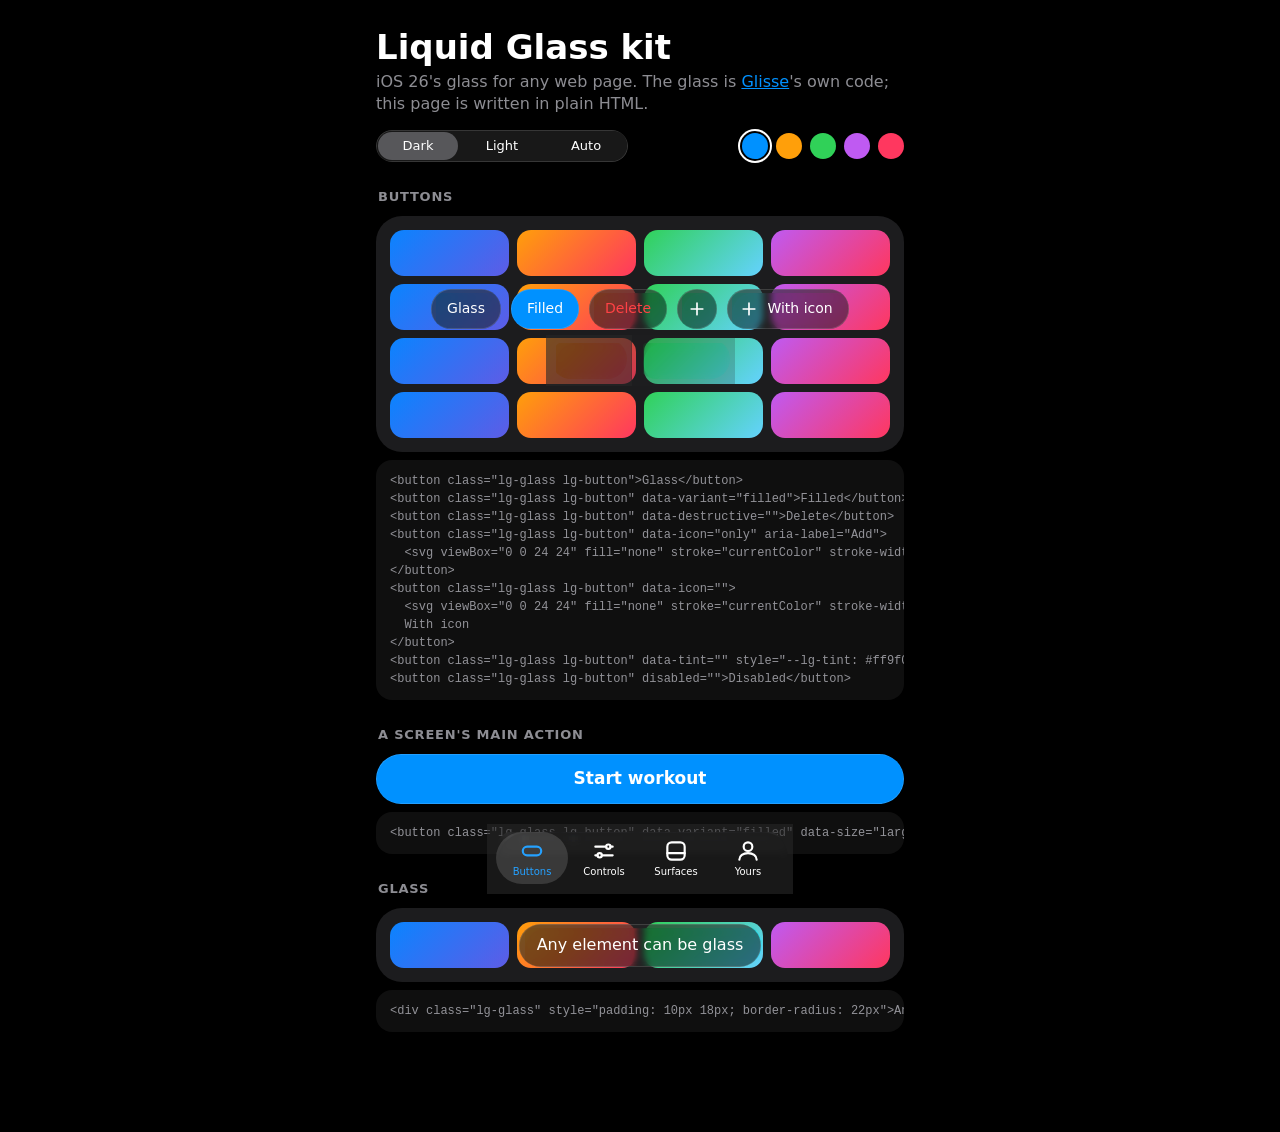
<file: web/liquid-glass/demo.html>
<!doctype html>
<html lang="en" data-theme="dark">
<head>
  <meta charset="utf-8">
  <meta name="viewport" content="width=device-width, initial-scale=1, viewport-fit=cover">
  <meta name="color-scheme" content="dark light">
  <title>Liquid Glass kit</title>
  <!-- 1. Glisse's stylesheet, then the kit's, then your own. -->
  <link rel="stylesheet" href="glisse.css">
  <link rel="stylesheet" href="liquid-glass.css">
  <style>
    /* The page's own styles: nothing here is needed for the glass. */
    :root { --page: #000; --ink: #fff; --soft: rgb(235 235 245 / 0.6); --card: #1c1c1e; --code: rgb(255 255 255 / 0.06); }
    [data-theme="light"] { --page: #f2f2f7; --ink: #000; --soft: rgb(60 60 67 / 0.6); --card: #fff; --code: rgb(0 0 0 / 0.05); }
    * { box-sizing: border-box; }
    html { background: var(--page); -webkit-text-size-adjust: 100%; }
    body { margin: 0; color: var(--ink); font: 16px/1.4 -apple-system, BlinkMacSystemFont, 'SF Pro Text', system-ui, 'Segoe UI', Roboto, sans-serif; -webkit-font-smoothing: antialiased; }
    main { max-width: 560px; margin: 0 auto; padding: calc(env(safe-area-inset-top, 0px) + 28px) 16px var(--lg-dock-space); }
    h1 { font-size: 34px; line-height: 1.15; margin: 0 0 4px; }
    h2 { font-size: 13px; font-weight: 600; text-transform: uppercase; letter-spacing: 0.06em; color: var(--soft); margin: 26px 2px 10px; }
    p { margin: 0 0 12px; color: var(--soft); }
    /* Something colourful for the glass to sit on. */
    .wall { display: grid; grid-template-columns: repeat(4, 1fr); gap: 8px; padding: 14px; border-radius: 26px; background: var(--card); }
    .wall i { height: 46px; border-radius: 14px; }
    .wall i:nth-child(4n+1) { background: linear-gradient(135deg, #0a84ff, #5e5ce6); } .wall i:nth-child(4n+2) { background: linear-gradient(135deg, #ff9f0a, #ff375f); }
    .wall i:nth-child(4n+3) { background: linear-gradient(135deg, #30d158, #64d2ff); } .wall i:nth-child(4n) { background: linear-gradient(135deg, #bf5af2, #ff375f); }
    .ex { position: relative; }
    .ex > .on-wall { position: absolute; inset: 0; display: flex; flex-wrap: wrap; gap: 10px; align-items: center; align-content: center; justify-content: center; padding: 14px; }
    .row { display: flex; flex-wrap: wrap; gap: 10px; align-items: center; }
    .stack { display: grid; gap: 12px; }
    .ex > .on-wall.stack { display: grid; align-content: center; justify-content: stretch; }
    pre { margin: 8px 0 0; padding: 12px 14px; border-radius: 16px; background: var(--code); font: 12px/1.5 ui-monospace, SFMono-Regular, Menlo, monospace; overflow-x: auto; white-space: pre; color: var(--soft); }
    .head { display: flex; flex-wrap: wrap; align-items: center; justify-content: space-between; gap: 12px; margin-top: 14px; }
    .swatches { display: flex; gap: 8px; }
    .swatches button { width: 26px; height: 26px; border-radius: 50%; border: 0; padding: 0; cursor: pointer; background: var(--c); }
    .swatches button[aria-pressed="true"] { box-shadow: 0 0 0 2px var(--page), 0 0 0 4px var(--ink); }
    .log { min-height: 22px; font-size: 13px; color: var(--soft); }
    .sheet-wrap { position: fixed; inset: 0; z-index: 40; display: grid; align-items: end; padding: 8px; background: rgb(0 0 0 / 0.4); }
    .sheet-wrap[hidden] { display: none; }
    .sheet { max-width: 544px; width: 100%; margin: 0 auto; padding: 22px; border-radius: 34px; }
    .sheet h3 { margin: 0 0 6px; font-size: 20px; } .sheet .row { margin-top: 16px; }
    /* "Your own markup": an app's old controls, before the kit dresses them. */
    .old-btn { height: 44px; padding: 0 18px; border: 1px solid #555; border-radius: 8px; background: #333; color: var(--ink); font: inherit; font-weight: 600; }
    .old-field { height: 44px; padding: 0 14px; border: 1px solid #555; border-radius: 8px; background: #222; color: var(--ink); font: inherit; width: 100%; }
    .old-panel { padding: 16px; border: 1px solid #555; border-radius: 22px; background: #222; }
    [data-theme="light"] :is(.old-btn, .old-field, .old-panel) { background: #e5e5ea; border-color: #c7c7cc; }
  </style>
</head>
<body>
  <main>
    <h1>Liquid Glass kit</h1>
    <p>iOS 26's glass for any web page. The glass is <a href="https://github.com/0kzh/glisse" style="color:var(--lg-fill)">Glisse</a>'s own code; this page is written in plain HTML.</p>
    <div class="head">
      <!-- A segmented control from markup alone. -->
      <div data-lg-segmented id="theme" aria-label="Theme">
        <button data-value="dark" data-selected>Dark</button><button data-value="light">Light</button><button data-value="auto">Auto</button>
      </div>
      <div class="swatches" aria-label="Accent colour">
        <button style="--c:#0091ff" aria-label="Blue" aria-pressed="true"></button><button style="--c:#ff9f0a" aria-label="Orange"></button><button style="--c:#30d158" aria-label="Green"></button><button style="--c:#bf5af2" aria-label="Purple"></button><button style="--c:#ff375f" aria-label="Pink"></button>
      </div>
    </div>

    <section id="buttons" data-page>
      <h2>Buttons</h2>
      <div class="ex">
        <div class="wall"><i></i><i></i><i></i><i></i><i></i><i></i><i></i><i></i><i></i><i></i><i></i><i></i><i></i><i></i><i></i><i></i></div>
        <div class="on-wall" data-code>
<button class="lg-glass lg-button">Glass</button>
<button class="lg-glass lg-button" data-variant="filled">Filled</button>
<button class="lg-glass lg-button" data-destructive>Delete</button>
<button class="lg-glass lg-button" data-icon="only" aria-label="Add">
  <svg viewBox="0 0 24 24" fill="none" stroke="currentColor" stroke-width="2" stroke-linecap="round"><path d="M12 5v14M5 12h14"/></svg>
</button>
<button class="lg-glass lg-button" data-icon>
  <svg viewBox="0 0 24 24" fill="none" stroke="currentColor" stroke-width="2" stroke-linecap="round"><path d="M12 5v14M5 12h14"/></svg>
  With icon
</button>
<button class="lg-glass lg-button" data-tint style="--lg-tint: #ff9f0a">Tinted</button>
<button class="lg-glass lg-button" disabled>Disabled</button>
        </div>
      </div>
      <h2>A screen's main action</h2>
      <div data-code>
<button class="lg-glass lg-button" data-variant="filled" data-size="large" data-block>Start workout</button>
      </div>
      <h2>Glass</h2>
      <div class="ex">
        <div class="wall"><i></i><i></i><i></i><i></i></div>
        <div class="on-wall" data-code>
<div class="lg-glass" style="padding: 10px 18px; border-radius: 22px">Any element can be glass</div>
        </div>
      </div>
    </section>

    <section id="controls" data-page hidden>
      <h2>Segmented control</h2>
      <div data-code>
<div data-lg-segmented>
  <button data-value="week" data-selected>Week</button>
  <button data-value="30">30d</button>
  <button data-value="90">90d</button>
  <button data-value="all">All</button>
</div>
      </div>
      <h2>As wide as its container</h2>
      <div data-code>
<div data-lg-segmented data-stretch>
  <button data-value="balance" data-selected>Balance</button>
  <button data-value="fatigue">Fatigue</button>
  <button data-value="strength">Strength</button>
</div>
      </div>
      <h2>Switch</h2>
      <div data-code>
<label class="row">
  <input type="checkbox" data-lg-switch checked>
  Rest timer sound
</label>
      </div>
      <h2>Slider</h2>
      <div data-code>
<input type="range" data-lg-slider min="0" max="100" value="40" aria-label="Volume">
      </div>
      <h2>Text field</h2>
      <div class="stack" data-code>
<input data-lg-input placeholder="Weight (kg)" inputmode="decimal">
<input type="search" data-lg-input>
      </div>
      <h2>Menu</h2>
      <div data-code>
<div data-lg-menu data-align="start" aria-label="More">
  <button data-value="rename">Rename</button>
  <button data-value="share">Share</button>
  <hr>
  <button data-value="delete" data-destructive>Delete</button>
</div>
      </div>
      <h2>What the page hears</h2>
      <div class="log" id="log">Use a control above.</div>
    </section>

    <section id="surfaces" data-page hidden>
      <h2>Surface</h2>
      <p>For sheets, dialogs and popovers: more frost than a control, an edge line and a soft shadow.</p>
      <div class="ex">
        <div class="wall"><i></i><i></i><i></i><i></i><i></i><i></i><i></i><i></i></div>
        <div class="on-wall" data-code>
<div class="lg-surface" style="padding: 16px 20px">
  <b>Rest</b> · 1:30 left
</div>
        </div>
      </div>
      <h2>A sheet</h2>
      <div class="row"><button class="lg-glass lg-button" id="open-sheet">Open a sheet</button></div>
      <h2>Tab bar</h2>
      <p>The bar at the bottom of this page. With <code>data-lg-tabs="route"</code> it selects the link that matches the address.</p>
      <pre id="dock-code"></pre>
      <h2>Tabs without icons</h2>
      <div data-code>
<div data-lg-tabs>
  <button data-value="day">Day</button>
  <button data-value="week" data-selected>Week</button>
  <button data-value="month">Month</button>
</div>
      </div>
    </section>

    <section id="yours" data-page hidden>
      <h2>Your own markup</h2>
      <p>An app's existing controls, left exactly as they were. One call dresses them:</p>
      <pre>liquidGlass({
  adopt: {
    filled:  '.old-btn.main',
    button:  '.old-btn',
    input:   '.old-field',
    surface: '.old-panel',
  },
});</pre>
      <h2>Before</h2>
      <div class="stack" data-plain>
        <div class="row"><button class="old-btn">Cancel</button><button class="old-btn main">Save</button></div>
        <input class="old-field" placeholder="Name">
        <div class="old-panel">A panel</div>
      </div>
      <h2>After</h2>
      <div class="ex">
        <div class="wall"><i></i><i></i><i></i><i></i><i></i><i></i><i></i><i></i><i></i><i></i><i></i><i></i><i></i><i></i><i></i><i></i></div>
        <div class="on-wall stack">
          <div class="row"><button class="old-btn adopt">Cancel</button><button class="old-btn main adopt">Save</button></div>
          <input class="old-field adopt" placeholder="Name">
          <div class="old-panel adopt">A panel</div>
        </div>
      </div>
    </section>
  </main>

  <div class="sheet-wrap" id="sheet" hidden>
    <div class="sheet lg-surface" role="dialog" aria-label="Example sheet">
      <h3>Finish workout?</h3>
      <p>A sheet is an element with the class <code>lg-surface</code>.</p>
      <div class="row"><button class="lg-glass lg-button" data-variant="filled" data-size="large" data-block id="close-sheet">Done</button></div>
    </div>
  </div>

  <!-- A docked tab bar from links alone. "route" keeps the selection on the link that matches the address. -->
  <nav class="lg-dock" data-lg-tabs="route" aria-label="Sections">
    <a href="#/buttons"><svg viewBox="0 0 24 24" fill="none" stroke="currentColor" stroke-width="2" stroke-linecap="round" stroke-linejoin="round"><rect x="3.5" y="8" width="17" height="8" rx="4"/></svg>Buttons</a>
    <a href="#/controls"><svg viewBox="0 0 24 24" fill="none" stroke="currentColor" stroke-width="2" stroke-linecap="round" stroke-linejoin="round"><path d="M4 8h10M18 8h2M4 16h2M10 16h10"/><circle cx="16" cy="8" r="2"/><circle cx="8" cy="16" r="2"/></svg>Controls</a>
    <a href="#/surfaces"><svg viewBox="0 0 24 24" fill="none" stroke="currentColor" stroke-width="2" stroke-linecap="round" stroke-linejoin="round"><rect x="4" y="4" width="16" height="16" rx="4"/><path d="M4 14h16"/></svg>Surfaces</a>
    <a href="#/yours"><svg viewBox="0 0 24 24" fill="none" stroke="currentColor" stroke-width="2" stroke-linecap="round" stroke-linejoin="round"><circle cx="12" cy="8" r="4"/><path d="M4 20c0-3.5 3.5-6 8-6s8 2.5 8 6"/></svg>Yours</a>
  </nav>

  <script type="module">
    // 2. Start the kit. Everything above is picked up from its markup.
    import { liquidGlass } from './liquid-glass.js';

    // (This page shows each example's own markup under it: copy it before the kit builds on it.)
    const dedent = (text) => { const lines = text.replace(/^\n+|\s+$/g, '').split('\n'); const cut = Math.min(...lines.filter((l) => l.trim()).map((l) => l.match(/^ */)[0].length)); return lines.map((l) => l.slice(cut)).join('\n'); };
    for (const example of document.querySelectorAll('[data-code]')) {
      const pre = document.createElement('pre');
      pre.textContent = dedent(example.innerHTML);
      (example.closest('.ex') || example).after(pre);
    }
    document.getElementById('dock-code').textContent = '<nav class="lg-dock" data-lg-tabs="route">\n  <a href="#/buttons"><svg>…</svg>Buttons</a>\n  <a href="#/controls"><svg>…</svg>Controls</a>\n  …\n</nav>';

    if (!location.hash) history.replaceState(null, '', '#/buttons');
    liquidGlass({
      // The "Yours" tab: an app's own elements, dressed with no CSS of theirs.
      adopt: { filled: '.old-btn.main.adopt', button: '.old-btn.adopt', input: '.old-field.adopt', surface: '.old-panel.adopt' },
    });

    // 3. The page's own behaviour, listening to ordinary events.
    const pages = () => { const id = location.hash.slice(2); for (const page of document.querySelectorAll('[data-page]')) page.hidden = page.id !== id; window.scrollTo(0, 0); };
    addEventListener('hashchange', pages); pages();

    document.getElementById('theme').addEventListener('lg-change', (ev) => {
      if (ev.detail.value === 'auto') delete document.documentElement.dataset.theme; else document.documentElement.dataset.theme = ev.detail.value;
    });
    document.querySelector('.swatches').addEventListener('click', (ev) => {
      const swatch = ev.target.closest('button'); if (!swatch) return;
      document.documentElement.style.setProperty('--lg-fill', swatch.style.getPropertyValue('--c'));
      for (const each of swatch.parentNode.children) each.setAttribute('aria-pressed', each === swatch);
    });
    const log = (text) => { document.getElementById('log').textContent = text; };
    const controls = document.getElementById('controls');
    controls.addEventListener('lg-change', (ev) => log(`lg-change: ${JSON.stringify(ev.detail)}`));
    controls.addEventListener('lg-select', (ev) => log(`lg-select: ${JSON.stringify(ev.detail)}`));
    controls.addEventListener('change', (ev) => { if (ev.target.type === 'checkbox') log(`change: checkbox is ${ev.target.checked ? 'on' : 'off'}`); });
    controls.addEventListener('input', (ev) => { if (ev.target.matches('input[type=range], .lg-input input')) log(`input: ${ev.target.value}`); });
    const sheet = document.getElementById('sheet');
    document.getElementById('open-sheet').onclick = () => { sheet.hidden = false; };
    sheet.onclick = (ev) => { if (ev.target === sheet || ev.target.closest('#close-sheet')) sheet.hidden = true; };
  </script>
</body>
</html>
</file>
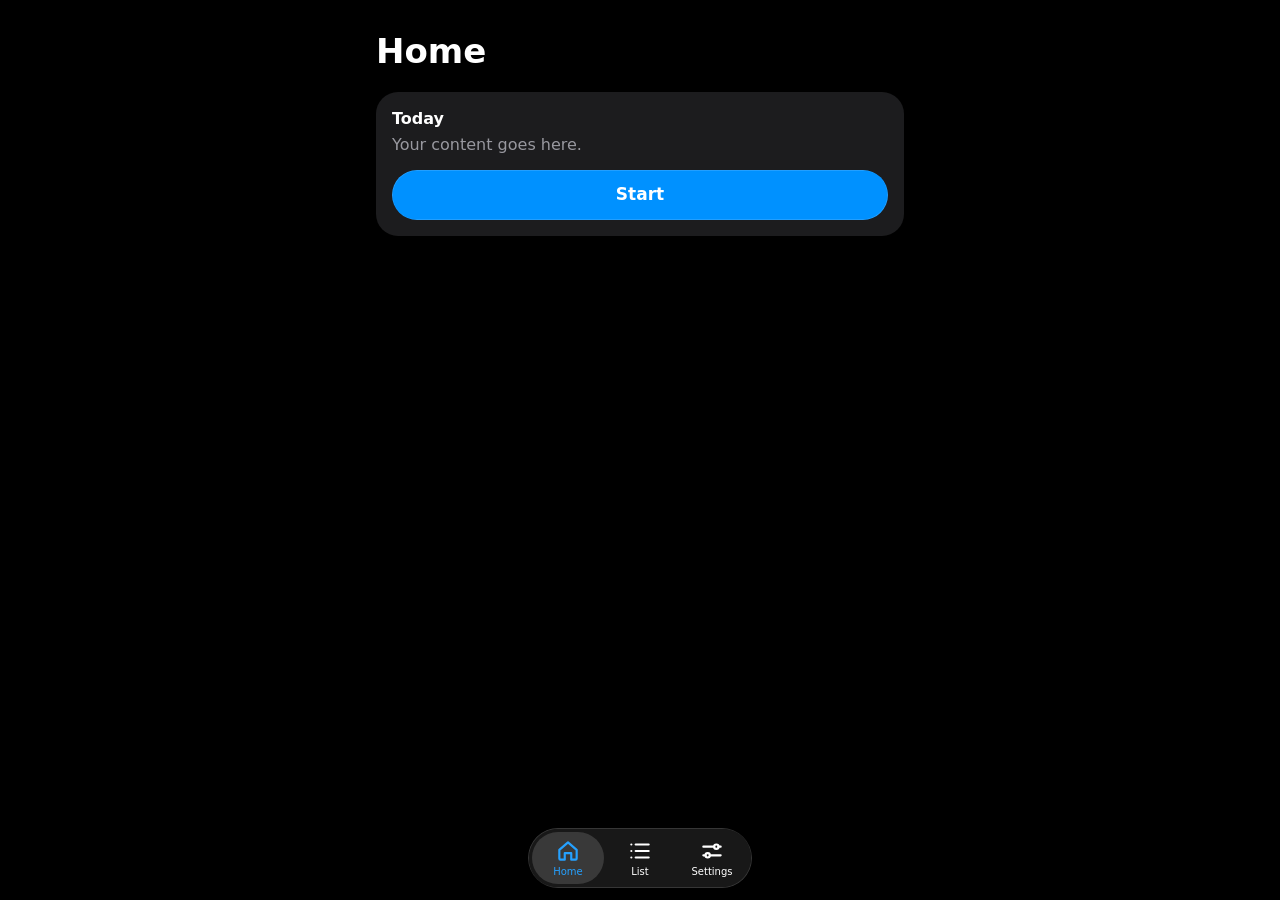
<file: web/liquid-glass/starter.html>
<!doctype html>
<html lang="en" data-theme="dark">
<head>
  <meta charset="utf-8">
  <meta name="viewport" content="width=device-width, initial-scale=1, viewport-fit=cover">
  <meta name="color-scheme" content="dark">
  <title>My app</title>
  <!-- A starting point for a new app: copy this file next to the liquid-glass folder
       and change the paths below to "liquid-glass/…". -->
  <link rel="stylesheet" href="glisse.css">
  <link rel="stylesheet" href="liquid-glass.css">
  <style>
    :root { --lg-fill: #0091ff; /* your accent colour */ }
    * { box-sizing: border-box; }
    html { background: #000; }
    body { margin: 0; color: #fff; font: 16px/1.4 -apple-system, BlinkMacSystemFont, system-ui, sans-serif; -webkit-font-smoothing: antialiased; }
    main { max-width: 560px; margin: 0 auto; padding: calc(env(safe-area-inset-top, 0px) + 28px) 16px var(--lg-dock-space); }
    h1 { font-size: 34px; margin: 0 0 16px; }
    .card { background: #1c1c1e; border-radius: 22px; padding: 16px; margin-bottom: 12px; }
    .card p { margin: 4px 0 14px; color: rgb(235 235 245 / 0.6); }
    .sheet-wrap { position: fixed; inset: 0; z-index: 40; display: grid; align-items: end; padding: 8px; background: rgb(0 0 0 / 0.4); }
    .sheet-wrap[hidden] { display: none; }
    .sheet { max-width: 544px; width: 100%; margin: 0 auto; padding: 22px; border-radius: 34px; }
    .sheet h2 { margin: 0 0 16px; font-size: 20px; }
    .row { display: flex; align-items: center; justify-content: space-between; gap: 12px; margin-bottom: 16px; }
  </style>
</head>
<body>
  <main>
    <!-- One section per tab; the script below shows the one the address names. -->
    <section id="home" data-page>
      <h1>Home</h1>
      <div class="card">
        <b>Today</b>
        <p>Your content goes here.</p>
        <button class="lg-glass lg-button" data-variant="filled" data-size="large" data-block id="open">Start</button>
      </div>
    </section>
    <section id="list" data-page hidden>
      <h1>List</h1>
      <div data-lg-segmented data-stretch id="range">
        <button data-value="week" data-selected>Week</button><button data-value="month">Month</button><button data-value="all">All</button>
      </div>
      <div class="card" style="margin-top: 12px"><b id="shown">Showing: week</b></div>
    </section>
    <section id="settings" data-page hidden>
      <h1>Settings</h1>
      <div class="card">
        <label class="row">Sound <input type="checkbox" data-lg-switch checked></label>
        <input type="range" data-lg-slider value="60" aria-label="Volume">
      </div>
    </section>
  </main>

  <div class="sheet-wrap" id="sheet" hidden>
    <div class="sheet lg-surface" role="dialog" aria-label="Start">
      <h2>Ready?</h2>
      <button class="lg-glass lg-button" data-variant="filled" data-size="large" data-block id="close">Done</button>
    </div>
  </div>

  <nav class="lg-dock" data-lg-tabs="route" aria-label="Main">
    <a href="#/home"><svg viewBox="0 0 24 24" fill="none" stroke="currentColor" stroke-width="2" stroke-linecap="round" stroke-linejoin="round"><path d="M4 11l8-7 8 7v8a1 1 0 0 1-1 1h-4v-6h-6v6H5a1 1 0 0 1-1-1z"/></svg>Home</a>
    <a href="#/list"><svg viewBox="0 0 24 24" fill="none" stroke="currentColor" stroke-width="2" stroke-linecap="round" stroke-linejoin="round"><path d="M8 6h12M8 12h12M8 18h12M4 6h.01M4 12h.01M4 18h.01"/></svg>List</a>
    <a href="#/settings"><svg viewBox="0 0 24 24" fill="none" stroke="currentColor" stroke-width="2" stroke-linecap="round" stroke-linejoin="round"><path d="M4 8h10M18 8h2M4 16h2M10 16h10"/><circle cx="16" cy="8" r="2"/><circle cx="8" cy="16" r="2"/></svg>Settings</a>
  </nav>

  <script type="module">
    import { liquidGlass } from './liquid-glass.js';
    if (!location.hash) history.replaceState(null, '', '#/home');
    liquidGlass();

    // Show the section the address names. The tab bar follows the address by itself.
    const show = () => { for (const page of document.querySelectorAll('[data-page]')) page.hidden = page.id !== location.hash.slice(2); };
    addEventListener('hashchange', show);
    show();

    // Ordinary events are all there is to listen for.
    document.getElementById('range').addEventListener('lg-change', (ev) => { document.getElementById('shown').textContent = `Showing: ${ev.detail.value}`; });
    const sheet = document.getElementById('sheet');
    document.getElementById('open').onclick = () => { sheet.hidden = false; };
    sheet.onclick = (ev) => { if (ev.target === sheet || ev.target.closest('#close')) sheet.hidden = true; };
  </script>
</body>
</html>
</file>
<file: web/liquid-glass/glisse.css>
/*
 * Liquid Glass styles, from Glisse 0.6.0 (https://github.com/0kzh/glisse):
 * its stylesheet (dist/styles.css), copied as it is by
 * scripts/vendor_glisse.py. Don't edit it by hand; put your own rules in a
 * stylesheet loaded after this one.
 *
 * MIT License
 *
 * Copyright (c) 2026 Kelvin Zhang
 *
 * Permission is hereby granted, free of charge, to any person obtaining a copy
 * of this software and associated documentation files (the "Software"), to deal
 * in the Software without restriction, including without limitation the rights
 * to use, copy, modify, merge, publish, distribute, sublicense, and/or sell
 * copies of the Software, and to permit persons to whom the Software is
 * furnished to do so, subject to the following conditions:
 *
 * The above copyright notice and this permission notice shall be included in all
 * copies or substantial portions of the Software.
 *
 * THE SOFTWARE IS PROVIDED "AS IS", WITHOUT WARRANTY OF ANY KIND, EXPRESS OR
 * IMPLIED, INCLUDING BUT NOT LIMITED TO THE WARRANTIES OF MERCHANTABILITY,
 * FITNESS FOR A PARTICULAR PURPOSE AND NONINFRINGEMENT. IN NO EVENT SHALL THE
 * AUTHORS OR COPYRIGHT HOLDERS BE LIABLE FOR ANY CLAIM, DAMAGES OR OTHER
 * LIABILITY, WHETHER IN AN ACTION OF CONTRACT, TORT OR OTHERWISE, ARISING FROM,
 * OUT OF OR IN CONNECTION WITH THE SOFTWARE OR THE USE OR OTHER DEALINGS IN THE
 * SOFTWARE.
 */
:where(:root, [data-theme="light"]) {
  --lg-foreground: rgb(0 0 0 / 0.88);
  --lg-muted: rgb(60 60 67 / 0.6);
  --lg-glass: rgb(255 255 255 / 0.6);
  --lg-glass-active: rgb(236 236 240 / 0.85);
  --lg-edge: rgb(0 0 0 / 0.08);
  --lg-drop: rgb(0 0 0 / 0.06);
  --lg-selection: rgb(0 0 0 / 0.1);
  --lg-lens: rgb(0 0 0 / 0.03);
  --lg-lens-drop: rgb(0 0 0 / 0.11);
  --lg-segment-track: rgb(118 118 128 / 0.12);
  --lg-segment-thumb: rgb(255 255 255);
  --lg-segment-label: rgb(0 0 0);
  --lg-segment-lens: rgb(0 0 0 / 0.03);
  --lg-surface: rgb(250 250 252 / 0.86);
  --lg-surface-edge: rgb(0 0 0 / 0.08);
  --lg-shadow: rgb(25 25 35 / 0.12);
  --lg-highlight: rgb(60 60 67 / 0.09);
  --lg-separator: rgb(60 60 67 / 0.15);
  --lg-destructive: #ff383c;
  --lg-track: rgb(59 59 66 / 0.3);
  --lg-rail: rgb(0 0 0 / 0.1);
  --lg-on: #34c759;
  --lg-fill: #0088ff;
  --lg-ring: rgb(0 0 0 / 0.4);
  --lg-lens-shine: -1.5;
  --lg-rim-shine: 0.3;
  --lg-ease: cubic-bezier(0.25, 0.1, 0.25, 1);
}

:where([data-theme="dark"]) {
  --lg-foreground: rgb(255 255 255);
  --lg-muted: rgb(235 235 245 / 0.6);
  --lg-glass: rgb(40 40 40 / 0.62);
  --lg-glass-active: rgb(70 70 70 / 0.62);
  --lg-edge: rgb(255 255 255 / 0.08);
  --lg-drop: transparent;
  --lg-selection: rgb(255 255 255 / 0.145);
  --lg-lens: rgb(255 255 255 / 0.055);
  --lg-lens-drop: transparent;
  --lg-segment-track: transparent;
  --lg-segment-thumb: rgb(235 235 245 / 0.3);
  --lg-segment-label: rgb(255 255 255);
  --lg-segment-lens: transparent;
  --lg-surface: rgb(28 28 31 / 0.86);
  --lg-surface-edge: rgb(255 255 255 / 0.13);
  --lg-shadow: rgb(0 0 0 / 0.38);
  --lg-highlight: rgb(235 235 245 / 0.13);
  --lg-separator: rgb(235 235 245 / 0.16);
  --lg-destructive: #ff4245;
  --lg-track: rgb(235 235 245 / 0.3);
  --lg-rail: rgb(255 255 255 / 0.1);
  --lg-on: #30d158;
  --lg-fill: #0091ff;
  --lg-ring: rgb(255 255 255 / 0.5);
  --lg-lens-shine: 1;
  --lg-rim-shine: 0.13;
}

@media (prefers-color-scheme: dark) {
  :where(:root:not([data-theme="light"])) {
    --lg-foreground: rgb(255 255 255);
    --lg-muted: rgb(235 235 245 / 0.6);
    --lg-glass: rgb(40 40 40 / 0.62);
    --lg-glass-active: rgb(70 70 70 / 0.62);
    --lg-edge: rgb(255 255 255 / 0.08);
    --lg-drop: transparent;
    --lg-selection: rgb(255 255 255 / 0.145);
    --lg-lens: rgb(255 255 255 / 0.055);
    --lg-lens-drop: transparent;
    --lg-segment-track: transparent;
    --lg-segment-thumb: rgb(235 235 245 / 0.3);
    --lg-segment-label: rgb(255 255 255);
    --lg-segment-lens: transparent;
    --lg-surface: rgb(28 28 31 / 0.86);
    --lg-surface-edge: rgb(255 255 255 / 0.13);
    --lg-shadow: rgb(0 0 0 / 0.38);
    --lg-highlight: rgb(235 235 245 / 0.13);
    --lg-separator: rgb(235 235 245 / 0.16);
    --lg-destructive: #ff4245;
    --lg-track: rgb(235 235 245 / 0.3);
    --lg-rail: rgb(255 255 255 / 0.1);
    --lg-on: #30d158;
    --lg-fill: #0091ff;
    --lg-ring: rgb(255 255 255 / 0.5);
  --lg-lens-shine: 1;
    --lg-rim-shine: 0.13;
  }
}

/* Glass */

.lg-glass {
  position: relative;
  background-color: var(--lg-glass);
  background-image: var(--lg-rim, none);
  background-size: 100% 100%;
  -webkit-backdrop-filter: blur(var(--lg-blur, 3px)) var(--lg-filter, saturate(1.5));
  backdrop-filter: blur(var(--lg-blur, 3px)) var(--lg-filter, saturate(1.5));
  box-shadow:
    inset 0 0 0 0.5px var(--lg-edge),
    0 1px 3px var(--lg-drop);
}

/* Glass that paints its rim (see refraction.ts) draws its edge line there,
   under the light, which an inset shadow would cover. */
.lg-glass[data-rim] {
  box-shadow: 0 1px 3px var(--lg-drop);
}

/* Glass that draws its own bent rim (see drawn.ts) keeps the drawing under
   everything else it holds, and its lit rim over the drawing. */
.lg-glass[data-drawn] {
  isolation: isolate;
}

.lg-drawn {
  position: absolute;
  inset: 0;
  z-index: -1;
  overflow: hidden;
  border-radius: inherit;
  pointer-events: none;
}

.lg-drawn > canvas {
  position: absolute;
  inset: 0;
  display: block;
  width: 100%;
  height: 100%;
}

.lg-drawn::after {
  content: "";
  position: absolute;
  inset: 0;
  background: var(--lg-rim, none) 0 0 / 100% 100%;
}

.lg-glass::after {
  content: "";
  position: absolute;
  inset: 0;
  border-radius: inherit;
  pointer-events: none;
  background: radial-gradient(
    circle 240px at var(--lg-x, 50%) var(--lg-y, 50%),
    rgb(255 255 255 / 0.035),
    rgb(255 255 255 / 0.025) 50%,
    transparent
  );
  opacity: 0;
  transition: opacity 220ms ease-in-out;
}

.lg-glass[data-pressed]::after {
  opacity: 1;
  transition-duration: 0s;
}

/* Button */

.lg-button {
  display: inline-flex;
  align-items: center;
  justify-content: center;
  gap: 8px;
  height: 40px;
  padding: 0 16px;
  border: 0;
  border-radius: 20px;
  color: var(--lg-foreground);
  font: inherit;
  font-size: 14px;
  cursor: pointer;
  /* A long press keeps pressing, as on iOS, rather than selecting the label. */
  touch-action: manipulation;
  -webkit-tap-highlight-color: transparent;
  -webkit-touch-callout: none;
  user-select: none;
  -webkit-user-select: none;
  transition: background-color 200ms ease;
}

.lg-button[data-icon] {
  padding-left: 12px;
}

.lg-button[data-icon="only"] {
  width: 40px;
  padding: 0;
}

.lg-button > svg {
  flex: none;
  width: 20px;
  height: 20px;
}

/* Lights up at once when pressed, as on iOS, and fades on release. */
.lg-button:is(:active, [data-pressed]) {
  background-color: var(--lg-glass-active);
  transition-duration: 0s;
}

@media (hover: hover) and (pointer: fine) {
  .lg-button:hover {
    background-color: var(--lg-glass-active);
  }
}

.lg-button:disabled {
  background-color: var(--lg-glass);
  opacity: 0.35;
  cursor: default;
}

.lg-button[data-destructive]:not([data-tint]) {
  --lg-tint: var(--lg-destructive);
}

.lg-button:is([data-tint], [data-destructive]) {
  color: var(--lg-tint);
}

.lg-button[data-variant="filled"] {
  --lg-button-fill: var(--lg-tint, var(--lg-fill));
  color: #fff;
}

.lg-button[data-variant="filled"],
.lg-button[data-variant="filled"]:disabled {
  background-color: var(--lg-button-fill);
}

.lg-button[data-variant="filled"]:is(:active, [data-pressed]) {
  background-color: color-mix(in srgb, var(--lg-button-fill) 85%, #000);
}

@media (hover: hover) and (pointer: fine) {
  .lg-button[data-variant="filled"]:hover {
    background-color: color-mix(in srgb, var(--lg-button-fill) 88%, #fff);
  }

  .lg-button[data-variant="filled"]:hover:is(:active, [data-pressed]) {
    background-color: color-mix(in srgb, var(--lg-button-fill) 85%, #000);
  }
}

.lg-button:focus-visible,
.lg-tab:focus-visible,
.lg-switch:focus-visible,
.lg-menu-item:focus-visible {
  outline: 2px solid var(--lg-ring);
  outline-offset: 2px;
}

/* Tab bar */

/* The bar's padding is --lg-tab-inset. The selection fills its slot, less
   --lg-thumb-inset on every side: none here, 2px on a segmented control. */
.lg-tab-bar {
  --lg-tab-width: 84px;
  --lg-tab-height: 32px;
  --lg-tab-inset: 4px;
  --lg-thumb-inset: 0px;
  --lg-lens-grow-x: 27px;
  --lg-lens-grow-y: 20px;
  position: relative;
  display: inline-flex;
  padding: var(--lg-tab-inset);
  border-radius: calc(var(--lg-tab-height) / 2 + var(--lg-tab-inset));
  touch-action: pan-y;
  -webkit-tap-highlight-color: transparent;
  user-select: none;
  -webkit-user-select: none;
}

.lg-tab-bar-glass {
  position: absolute;
  inset: 0;
  border-radius: inherit;
  pointer-events: none;
}

.lg-tab-bar-glass::before {
  content: "";
  position: absolute;
  inset: 0;
  border-radius: inherit;
  background: radial-gradient(
    circle 260px at var(--lg-x, 20%) 50%,
    rgb(255 255 255 / 0.09),
    rgb(255 255 255 / 0.045) 60%,
    transparent
  );
  opacity: 0;
  transition: opacity 160ms ease;
}

:is(.lg-tab-bar, .lg-segmented)[data-lifted] .lg-tab-bar-glass::before {
  opacity: 1;
  transition-duration: 120ms;
}

/* The labels, with room around them for the whole lifted lens, which
   refracts them (see lens.ts): Safari paints none of a filter outside its
   element. The room hangs outside the bar and takes no clicks. */
.lg-tab-labels {
  --lg-room-x: calc(var(--lg-lens-grow-x) / 2 + 4px);
  --lg-room-y: calc(var(--lg-lens-grow-y) / 2 + 4px);
  position: relative;
  z-index: 1;
  display: flex;
  margin: calc(var(--lg-room-y) * -1) calc(var(--lg-room-x) * -1);
  padding: var(--lg-room-y) var(--lg-room-x);
  pointer-events: none;
}

/* What the lifted lens shows in place of the labels: the same labels in full
   colour, laid exactly over them and seen only through the lens. */
.lg-tab-lensed {
  position: absolute;
  top: var(--lg-tab-inset);
  left: var(--lg-tab-inset);
  color: var(--lg-tab-selected, var(--lg-foreground));
  visibility: hidden;
}

:is(.lg-tab-bar, .lg-segmented)[data-lensing] .lg-tab-tint {
  visibility: hidden;
}

.lg-tab,
.lg-tab-copy {
  display: flex;
  flex: none;
  align-items: center;
  justify-content: center;
  width: var(--lg-tab-width);
  height: var(--lg-tab-height);
  font: inherit;
  font-size: 14px;
}

.lg-tab {
  position: relative;
  z-index: 1;
  padding: 0;
  border: 0;
  border-radius: calc(var(--lg-tab-height) / 2);
  color: var(--lg-muted);
  background: none;
  text-decoration: none;
  cursor: pointer;
  pointer-events: auto;
  -webkit-touch-callout: none;
  transition: color 200ms ease;
}

.lg-tab:focus-visible {
  outline-offset: -2px;
}

/* A tab's own label, wrapped so its colour can change at once, without the
   tab's colour transition. While the selection is over the selected tab (no
   data-away), it draws that tab's label alone: drawn twice, the copy on its
   own layer lands a fraction of a pixel off and the label beneath fringes it.
   Transparent, not hidden, so the tab keeps its name. */
.lg-tab-face {
  display: contents;
}

.lg-tab-bar:not([data-away]) .lg-tab[data-selected] > .lg-tab-face {
  color: transparent;
}

/* A label alone, centred by its letters: its box is trimmed to the height of
   the capitals above the baseline, so neither the font's ascent and descent
   nor the page's line height moves it off centre. Browsers without text-box
   centre its line box instead. */
.lg-tab-text {
  display: block;
  text-box: trim-both cap alphabetic;
}

/* Tabs with icons, as in an iOS tab bar: each icon over a small label, the
   others in full colour and the selected one in --lg-tab-selected. */
.lg-tab-bar[data-icons] {
  --lg-tab-width: 72px;
  --lg-tab-height: 52px;
  --lg-lens-grow-x: 24px;
  --lg-lens-grow-y: 16px;
  --lg-tab-selected: var(--lg-fill);
}

.lg-tab-bar[data-icons] :is(.lg-tab, .lg-tab-copy) {
  flex-direction: column;
  gap: 1px;
  font-size: 10px;
  font-weight: 500;
}

.lg-tab-bar[data-icons] .lg-tab {
  color: var(--lg-foreground);
}

.lg-tab-icon {
  display: flex;
}

.lg-tab-icon > svg {
  width: 26px;
  height: 26px;
}

@media (hover: hover) and (pointer: fine) {
  .lg-tab:hover {
    color: var(--lg-foreground);
  }
}

.lg-tab-lens,
.lg-tab-tint,
.lg-segmented-thumb {
  position: absolute;
  top: calc(var(--lg-tab-inset) + var(--lg-thumb-inset));
  left: calc(var(--lg-tab-inset) + var(--lg-thumb-inset));
  width: calc(var(--lg-tab-width) - 2 * var(--lg-thumb-inset));
  height: calc(var(--lg-tab-height) - 2 * var(--lg-thumb-inset));
  border-radius: calc(var(--lg-tab-height) / 2 - var(--lg-thumb-inset));
  pointer-events: none;
  transform: translateX(calc(var(--lg-tab-width) * var(--lg-index, 0)));
  transition: opacity 140ms ease;
  will-change: transform;
}

.lg-tab-tint {
  z-index: 1;
  overflow: hidden;
  color: var(--lg-tab-selected, var(--lg-foreground));
}

/* The labels again, set back by the tint's inset so they line up. */
.lg-tab-row {
  display: flex;
  height: var(--lg-tab-height);
  margin: calc(var(--lg-thumb-inset) * -1) 0 0 calc(var(--lg-thumb-inset) * -1);
  transform: translateX(calc(var(--lg-tab-width) * var(--lg-index, 0) * -1));
  transform-origin: 0 0;
  will-change: transform;
}

/* Lifted, the lens casts iOS's shadow (fitted to iOS 26.1), faded in with its
   lift (--lg-lift) and kept to iOS's size against its own stretch
   (--lg-lift-y). The page's --lg-lens-drop colours it: none on a dark page. */
.lg-tab-lens.lg-glass {
  z-index: 2;
  background-color: transparent;
  background-image: none;
  -webkit-backdrop-filter: none;
  backdrop-filter: none;
  box-shadow: 0 calc(7px / var(--lg-lift-y, 1)) calc(11px / var(--lg-lift-y, 1))
    color-mix(in srgb, var(--lg-lens-drop) calc(var(--lg-lift, 0) * 100%), transparent);
  transition:
    opacity 140ms ease,
    background-color 140ms ease;
}

.lg-tab-bar[data-lifted] .lg-tab-lens.lg-glass {
  background-color: var(--lg-lens);
  transition-duration: 100ms;
}

.lg-tab-lens::before {
  content: "";
  position: absolute;
  inset: 0;
  border-radius: inherit;
  background: var(--lg-selection);
  transition: opacity 140ms ease;
}

.lg-tab-lens[data-pressed]::after {
  opacity: 0.2;
}

.lg-tab-bar[data-lifted] .lg-tab-lens::before {
  opacity: 0;
  transition-duration: 100ms;
}

:is(.lg-tab-bar, .lg-segmented)[data-refracting] .lg-tab-lens.lg-glass {
  background-image: var(--lg-rim, none);
}

/* On a light page (data-light), where a faint lens is lost against light
   glass, the lifted lens stands out as iOS 26.1's does: it drops under the
   labels and bends the bar's glass and the page behind it, where the browser
   can (--lg-filter), and takes iOS's brighter rim. The labels it bends on its
   own, so they bend once. At rest it lies over the labels, as before. */
:is(.lg-tab-bar, .lg-segmented)[data-refracting][data-light] .lg-tab-lens.lg-glass {
  background-image: var(--lg-rim-bright, var(--lg-rim, none));
}

.lg-segmented[data-refracting][data-light] .lg-tab-lens.lg-glass,
.lg-tab-bar[data-under][data-light] .lg-tab-lens.lg-glass {
  z-index: 0;
  -webkit-backdrop-filter: var(--lg-filter, none);
  backdrop-filter: var(--lg-filter, none);
}

/* A tab bar's lens on a light page changes over with its lift, so the
   selected label never changes colour at once: the grey of the selection,
   which lies over the label at rest, fades as the lens lifts (--lg-rest),
   the lens drops under the labels once it's gone (data-under), and only then
   does its fill come in (--lg-under), as its bend does. Settling, the same
   in reverse. */
.lg-tab-bar[data-light] .lg-tab-lens::before {
  opacity: var(--lg-rest, 1);
  transition: none;
}

.lg-tab-bar[data-light] .lg-tab-lens.lg-glass {
  background-color: color-mix(in srgb, var(--lg-lens) calc(var(--lg-under, 0) * 100%), transparent);
  transition: opacity 140ms ease;
}

:is(.lg-tab-bar, .lg-segmented)[data-hidden] :is(.lg-tab-lens, .lg-tab-tint, .lg-segmented-thumb),
:is(.lg-tab-bar, .lg-segmented):not([data-ready]):not(:has([data-selected])) :is(.lg-tab-lens, .lg-tab-tint, .lg-segmented-thumb) {
  opacity: 0;
}

/* Segmented control, sized as iOS 26.1's, measured from UIKit: a 32px
   capsule, segments of 13px labels, and under the selected one a thumb inset
   2px on every side. Held, the thumb fades and the lens lifts in its place,
   24px wider and 16px taller. Its track is the tab bar's glass. On a light
   page it's tinted with iOS's track fill (--lg-segment-track), or the white
   thumb would vanish against a white page; on a dark one it's the glass
   alone, exactly as the tab bar's. */
.lg-segmented {
  --lg-tab-width: 84px;
  --lg-tab-height: 32px;
  --lg-tab-inset: 0px;
  --lg-thumb-inset: 2px;
  --lg-lens-grow-x: 24px;
  --lg-lens-grow-y: 16px;
  --lg-tab-selected: var(--lg-segment-label);
  position: relative;
  display: inline-flex;
  border-radius: calc(var(--lg-tab-height) / 2);
  touch-action: pan-y;
  -webkit-tap-highlight-color: transparent;
  user-select: none;
  -webkit-user-select: none;
}

.lg-segmented > .lg-tab-bar-glass {
  background-image: var(--lg-rim, none), linear-gradient(var(--lg-segment-track) 0 0);
}

.lg-segmented :is(.lg-tab, .lg-tab-copy) {
  font-size: 13px;
}

/* Every label in full colour, the selected one in medium, as UIKit sets it.
   With no colour to change under the thumb, there's no tint: a second copy
   of a label drawn over it would thicken it. */
.lg-segmented .lg-tab,
.lg-segmented .lg-tab:hover {
  color: var(--lg-segment-label);
}

.lg-segmented :is(.lg-tab, .lg-tab-copy)[data-selected] {
  font-weight: 500;
}

.lg-segmented .lg-tab-tint {
  display: none;
}

.lg-segmented-thumb {
  background: var(--lg-segment-thumb);
}

.lg-segmented[data-lifted] .lg-segmented-thumb {
  opacity: 0;
  transition-duration: 100ms;
}

.lg-segmented .lg-tab-lens::before {
  content: none;
}

.lg-segmented[data-lifted] .lg-tab-lens.lg-glass {
  background-color: var(--lg-segment-lens);
  transition-duration: 100ms;
}

/* Input */

.lg-input {
  display: flex;
  align-items: center;
  gap: 10px;
  box-sizing: border-box;
  width: 100%;
  max-width: 360px;
  height: 40px;
  padding: 0 14px;
  border-radius: 20px;
  color: var(--lg-foreground);
  transition: background-color 200ms ease;
}

.lg-input:focus-within {
  background-color: var(--lg-glass-active);
}

.lg-input input {
  flex: 1;
  min-width: 0;
  height: 100%;
  padding: 0;
  border: 0;
  outline: 0;
  color: inherit;
  background: none;
  font: inherit;
  font-size: 14px;
}

.lg-input input::placeholder {
  color: var(--lg-muted);
}

.lg-input input::-webkit-search-cancel-button {
  display: none;
}

.lg-input-icon {
  flex: none;
  width: 16px;
  height: 16px;
  color: var(--lg-muted);
}

.lg-input-icon {
  display: grid;
  place-items: center;
}

.lg-input-icon > svg {
  width: 100%;
  height: 100%;
}

.lg-input-clear {
  display: grid;
  flex: none;
  place-items: center;
  width: 32px;
  height: 32px;
  margin-right: -8px;
  padding: 0;
  border: 0;
  border-radius: 50%;
  color: var(--lg-muted);
  background: none;
  cursor: pointer;
}

.lg-input-clear svg {
  width: 14px;
  height: 14px;
}

.lg-input:has(input:disabled) {
  opacity: 0.35;
}

/* Switch and slider thumbs */

/* At rest, a white knob. Held, it lifts into clear glass, a lens that bends the
   track under its rim (see lens.ts), so the blur and brightening clear as it
   lifts and the track shows through true, all but a little frost:
   --lg-thumb-frost, the blur kept on the lifted glass. */
.lg-switch-thumb,
.lg-slider-thumb {
  --lg-settled: calc(1 - var(--lg-lift, 0));
  --lg-thumb-blur: calc(2px * var(--lg-settled) + var(--lg-thumb-frost, 0.5px) * var(--lg-lift, 0));
  position: absolute;
  border-radius: 999px;
  pointer-events: none;
  -webkit-backdrop-filter: blur(var(--lg-thumb-blur)) brightness(calc(1 + 0.15 * var(--lg-settled))) saturate(1.5);
  backdrop-filter: blur(var(--lg-thumb-blur)) brightness(calc(1 + 0.15 * var(--lg-settled))) saturate(1.5);
  box-shadow:
    0 6px 24px rgb(0 0 0 / 0.2),
    inset 0 0 0 1.5px rgb(255 255 255 / 0.5),
    inset 0 2px 1px rgb(255 255 255 / 0.45),
    inset 2px 7px 24px rgb(0 0 0 / 0.09),
    inset -2px -7px 24px rgb(255 255 255 / 0.16);
}

.lg-thumb-face {
  position: absolute;
  inset: 0;
  border-radius: inherit;
  background: #fff;
}

/* Switch */

.lg-switch {
  --lg-scale: 0.375;
  position: relative;
  flex: none;
  width: calc(160px * var(--lg-scale));
  height: calc(67px * var(--lg-scale));
  padding: 0;
  border: 0;
  border-radius: 999px;
  background: none;
  cursor: pointer;
  touch-action: pan-y;
  -webkit-tap-highlight-color: transparent;
}


.lg-switch::before {
  content: "";
  position: absolute;
  inset: min(0px, calc((67px * var(--lg-scale) - 44px) / 2)) -8px;
}

/* What the lifted thumb refracts: the track, with room around it for the
   whole lens, since Safari paints none of a filter outside its element. */
.lg-switch-bed {
  position: absolute;
  inset: -6px -12px;
  pointer-events: none;
}

.lg-switch-track,
.lg-switch-fill {
  position: absolute;
  border-radius: 999px;
}

.lg-switch-track {
  inset: 6px 12px;
  background: var(--lg-track);
}

.lg-switch-fill {
  inset: 0;
  background: var(--lg-on);
  opacity: 0;
}

/* What the lifted thumb shows in place of the track: the track as Aave's
   switch draws it, a little smaller so the glass rings it, growing as the
   thumb does. It's seen only through the thumb (see lens.ts). */
.lg-switch-inset {
  visibility: hidden;
}

/* Centred by margins rather than a transform: WebKit sizes a filter's box by
   its content's untransformed layout, so nothing may sit past it even before
   a transform moves it back. */
.lg-switch-inset .lg-switch-track {
  inset: 0;
  width: calc((100% - 24px) * (0.85 + 0.1 * var(--lg-lift, 0)));
  height: calc((100% - 12px) * 0.75 * (0.525 + 0.45 * var(--lg-lift, 0)));
  margin: auto;
}

.lg-switch-thumb {
  top: 50%;
  left: calc(-21.95px * var(--lg-scale));
  width: calc(146px * var(--lg-scale));
  height: calc(92px * var(--lg-scale));
  transform: translate(0, -50%) scale(0.65);
}

.lg-switch[aria-checked="true"] .lg-switch-fill {
  opacity: 1;
}

.lg-switch[aria-checked="true"] .lg-switch-thumb {
  transform: translate(calc(57.9px * var(--lg-scale)), -50%) scale(0.65);
}

.lg-switch:disabled {
  opacity: 0.35;
  cursor: default;
}

/* Slider */

.lg-slider {
  position: relative;
  width: 100%;
  height: 40px;
}

/* What the lifted thumb refracts, with room around the track for the whole lens. */
.lg-slider-bed {
  position: absolute;
  inset: -4px -16px;
  pointer-events: none;
}

.lg-slider-track {
  position: absolute;
  inset: 21px 16px auto;
  height: 6px;
  border-radius: 3px;
  background: var(--lg-rail);
}

/* Ends under the middle of the thumb, where a lifted thumb shows it. It's
   rounded rather than clipped by the track, since Safari can't refract
   content clipped round its corners. */
.lg-slider-fill {
  display: block;
  width: calc((100% - 36px) * var(--lg-progress) + 18px);
  height: 100%;
  border-radius: inherit;
  background: var(--lg-fill);
}

/* What the lifted thumb shows in place of the track: the track as Aave's
   slider draws it, a little thicker as if magnified, growing as the thumb
   does. It's
   seen only through the thumb (see lens.ts). --lg-slider-line sets how thick
   it is once the thumb is fully lifted, and --lg-slider-bend how far the
   thumb's rim bends it. */
.lg-slider-magnified {
  visibility: hidden;
}

.lg-slider-magnified .lg-slider-track {
  inset: 0 16px;
  height: calc(var(--lg-slider-line, 8px) * (0.6 + 0.4 * var(--lg-lift, 0)));
  margin: auto 0;
  border-radius: 999px;
}

/* Within a few pixels of either end, the fill gives way from the middle of
   the thumb to the end of the track, so through the thumb an empty slider
   shows no fill and a full one no bare track. */
.lg-slider-magnified .lg-slider-fill {
  --lg-travel: calc((100% - 36px) * var(--lg-progress));
  width: calc(
    var(--lg-travel) + min(18px, var(--lg-travel) * 4) + max(0px, 18px - (100% - 36px - var(--lg-travel)) * 4)
  );
}

.lg-slider-thumb {
  top: 0;
  left: calc((100% - 36px) * var(--lg-progress) - 12px);
  width: 60px;
  height: 40px;
  scale: 0.6;
}

.lg-slider input {
  position: relative;
  z-index: 1;
  display: block;
  width: 100%;
  height: 40px;
  margin: 0;
  background: transparent;
  outline: none;
  cursor: pointer;
  appearance: none;
  -webkit-appearance: none;
  touch-action: pan-y;
  -webkit-tap-highlight-color: transparent;
}

.lg-slider input::-webkit-slider-runnable-track {
  height: 6px;
  background: transparent;
}

/* The native thumb only takes the touch; the glass thumb is drawn beneath.
   iOS shades the native one even without its appearance, so hide it. */
.lg-slider input::-webkit-slider-thumb {
  width: 36px;
  height: 40px;
  margin-top: -17px;
  border: 0;
  background: transparent;
  box-shadow: none;
  opacity: 0;
  /* A touch on the thumb drags it rather than scrolling the page; the rest of
     the track still scrolls. Blocking touchmove instead would stop Safari's
     own drag. */
  touch-action: none;
  appearance: none;
  -webkit-appearance: none;
}

.lg-slider input::-moz-range-track {
  height: 6px;
  background: transparent;
}

.lg-slider input::-moz-range-thumb {
  width: 36px;
  height: 40px;
  border: 0;
  background: transparent;
  box-shadow: none;
  opacity: 0;
}

.lg-slider:has(input:focus-visible) .lg-slider-thumb {
  outline: 2px solid var(--lg-ring);
  outline-offset: 3px;
}

.lg-slider:has(input:disabled) {
  opacity: 0.35;
}

.lg-slider input:disabled {
  cursor: default;
}

/* Menu */

.lg-menu {
  position: relative;
  display: inline-flex;
}

.lg-menu-card {
  position: absolute;
  top: 0;
  right: 0;
  z-index: 10;
  box-sizing: border-box;
  width: 200px;
  border-radius: 20px;
  color: var(--lg-foreground);
  font-size: 14px;
  transform-origin: calc(100% - 20px) 20px;
  touch-action: none;
  user-select: none;
  -webkit-user-select: none;
}

.lg-menu-card[data-align="start"] {
  right: auto;
  left: 0;
  transform-origin: 20px 20px;
}

.lg-menu-card[data-phase="leaving"] {
  pointer-events: none;
}

.lg-menu-surface {
  position: absolute;
  top: 0;
  right: 0;
  width: 100%;
  height: 100%;
  border-radius: inherit;
  background: var(--lg-surface);
  -webkit-backdrop-filter: blur(22px) saturate(1.9);
  backdrop-filter: blur(22px) saturate(1.9);
  box-shadow:
    inset 0 0 0 0.5px var(--lg-surface-edge),
    0 12px 40px var(--lg-shadow);
  pointer-events: none;
}

.lg-menu-card[data-align="start"] .lg-menu-surface {
  right: auto;
  left: 0;
}

.lg-menu-glyph {
  position: absolute;
  top: 0;
  right: 0;
  display: grid;
  place-items: center;
  width: 40px;
  height: 40px;
  pointer-events: none;
}

.lg-menu-card[data-align="start"] .lg-menu-glyph {
  right: auto;
  left: 0;
}

.lg-menu-glyph > svg {
  width: 20px;
  height: 20px;
}

.lg-menu-content {
  position: relative;
  display: flex;
  flex-direction: column;
  padding: 6px;
}

.lg-menu-card::after {
  content: "";
  position: absolute;
  inset: 0;
  border-radius: inherit;
  pointer-events: none;
  background: linear-gradient(135deg, rgb(255 255 255 / 0.11), rgb(255 255 255 / 0.025));
  opacity: 0;
  transition: opacity 120ms ease-out;
}

.lg-menu-card[data-pressed]::after {
  opacity: 1;
}

.lg-menu-plate {
  position: absolute;
  top: 0;
  left: 0;
  border-radius: 14px;
  background: var(--lg-highlight);
  opacity: 0;
  pointer-events: none;
  transition:
    transform 100ms cubic-bezier(0.2, 0.8, 0.2, 1),
    opacity 80ms ease-out;
}

.lg-menu-item {
  position: relative;
  z-index: 1;
  display: flex;
  align-items: center;
  gap: 10px;
  min-height: 32px;
  padding: 6px 12px;
  border: 0;
  border-radius: 14px;
  color: inherit;
  background: transparent;
  font: inherit;
  text-align: left;
  cursor: pointer;
}

.lg-menu-item > svg {
  flex: none;
  width: 16px;
  height: 16px;
}

.lg-menu-item:focus-visible {
  outline-offset: -2px;
  background: var(--lg-highlight);
}

@media (hover: hover) and (pointer: fine) {
  .lg-menu-item:hover:not(:disabled) {
    background: var(--lg-highlight);
  }
}

.lg-menu-card[data-scrubbing] .lg-menu-item {
  background: transparent;
  outline: none;
}

.lg-menu-item[data-destructive] {
  color: var(--lg-destructive);
}

.lg-menu-item:disabled {
  opacity: 0.38;
  cursor: default;
}

.lg-menu-separator {
  flex: none;
  margin: 7px 11px;
  border-top: 0.5px solid var(--lg-separator);
}

@media (prefers-reduced-motion: reduce) {
  .lg-menu-plate {
    transition: opacity 80ms ease-out;
  }

  .lg-menu-card {
    animation: lg-menu-fade 100ms ease-out;
  }
}

@keyframes lg-menu-fade {
  from {
    opacity: 0;
  }
}
</file>
<file: web/liquid-glass/liquid-glass.css>
/*
 * Liquid Glass kit: what a page needs around Glisse's glass (glisse.css, which
 * loads before this file). Glisse's own rules are in glisse.css, untouched;
 * everything here is the kit's.
 */

/* ---------- theme
   Glisse follows the system's light or dark setting. To choose yourself, put
   data-theme="dark" or data-theme="light" on <html> (or on any element, for
   what's inside it). Your accent colour is --lg-fill:

     :root { --lg-fill: #ff9f0a; }
*/

/* ---------- surfaces: sheets, dialogs, popovers and cards that float.
   Glisse's menu surface: more frost than a control's glass, an edge line and
   a soft shadow, no rim light. */
.lg-surface,
[data-lg-skin="surface"] {
  background: var(--lg-surface);
  -webkit-backdrop-filter: blur(22px) saturate(1.9);
  backdrop-filter: blur(22px) saturate(1.9);
  box-shadow:
    inset 0 0 0 0.5px var(--lg-surface-edge),
    0 12px 40px var(--lg-shadow);
  color: var(--lg-foreground);
}
.lg-surface { border-radius: 20px; }
[data-lg-skin="surface"] { background: var(--lg-surface) !important; border: 0 !important; }

/* ---------- a tab bar docked at the bottom of the screen, centred, clear of
   the home indicator: <nav class="lg-dock" data-lg-tabs>. Leave room for it
   under your content: padding-bottom: calc(var(--lg-dock-space)). */
:root {
  --lg-dock-gap: max(12px, calc(env(safe-area-inset-bottom, 0px) - 8px));
  --lg-dock-space: calc(var(--lg-dock-gap) + 60px + 28px);
  /* iOS 26 can leave pinned elements out of place after the keyboard closes;
     liquid-glass.js measures how far and puts it here (0px otherwise). Add
     them to anything of yours with position: fixed:
       bottom: calc(20px - var(--lg-viewport-bottom));
       top: calc(20px + var(--lg-viewport-top));  */
  --lg-viewport-top: 0px;
  --lg-viewport-bottom: 0px;
}
.lg-tab-bar.lg-dock {
  position: fixed;
  z-index: 20;
  left: 0;
  right: 0;
  bottom: calc(var(--lg-dock-gap) - var(--lg-viewport-bottom));
  width: max-content;
  margin: 0 auto;
}

/* ---------- a scroller with no scroll bar, iOS included: <div class="lg-scroller">.
   iOS shows the page's own scroll indicator whatever CSS says, but hides an
   element's. So the page's content goes in this full-screen scroller instead.
   It follows the screen through iOS 26's keyboard bug, as pinned elements do. */
.lg-scroller {
  position: fixed;
  inset: var(--lg-viewport-top) 0 calc(0px - var(--lg-viewport-bottom)) 0;
  overflow-x: hidden;
  overflow-y: auto;
  /* contain, not none: it still bounces at the top and bottom, as iOS scrolling
     does, but a scroll that reaches the end doesn't carry on to the page behind. */
  overscroll-behavior-y: contain;
  -webkit-overflow-scrolling: touch;
  scrollbar-width: none;
}
.lg-scroller::-webkit-scrollbar {
  display: none;
  width: 0;
  height: 0;
}
/* The page behind it stays a hair taller than the screen. An iOS home-screen
   app whose page is no taller than the screen lays out everything pinned (this
   scroller, a docked tab bar) for a screen shorter by the status bar, leaving a
   gap under them. Don't give html or body a height or overflow: hidden. */
html:has(.lg-scroller) body {
  min-height: calc(100vh + 1px);
  min-height: calc(100lvh + 1px);
  overscroll-behavior-y: none;
}
/* That pixel would give desktop browsers a page scroll bar: hide it too. */
html:has(.lg-scroller) {
  scrollbar-width: none;
}
html:has(.lg-scroller)::-webkit-scrollbar {
  display: none;
}

/* ---------- a segmented control as wide as what holds it (data-stretch):
   its segments share the width instead of Glisse's 84px each. The kit sets
   --lg-tab-width to the exact share. */
.lg-segmented[data-stretch] {
  display: flex;
  width: 100%;
  --lg-tab-width: calc(100% / var(--lg-tabs));
}
.lg-segmented[data-stretch] > .lg-tab-labels:not(.lg-tab-lensed) {
  flex: 1;
  min-width: 0;
}
.lg-segmented[data-stretch] .lg-tab {
  flex: 1 1 0;
  width: auto;
  min-width: 0;
}

/* ---------- a larger button for a screen's main action. Glisse's button is
   40px tall; this is iOS's large size. Add data-size="large". */
.lg-button[data-size="large"] {
  height: 50px;
  padding: 0 22px;
  border-radius: 25px;
  font-size: 17px;
  font-weight: 600;
}
.lg-button[data-block] {
  display: flex;
  width: 100%;
}

/* ---------- skins: your own elements dressed as glass, with no CSS of yours.
   liquidGlass({ adopt: { button: '.btn', glass: '.chip', input: '.field', surface: '.modal' } })
   marks what those selectors match with data-lg-skin, and these rules paint
   it. They use !important on the paint alone (background, border, shadow,
   backdrop), because they have to win over whatever the page already says;
   size, spacing and type stay yours. For full control, style your elements
   yourself and pass them as `glass` / `press` instead (see README.md). */
[data-lg-skin="glass"],
[data-lg-skin="button"],
[data-lg-skin="input"] {
  --lg-skin: var(--lg-glass);
  --lg-skin-lit: var(--lg-glass-active);
  --lg-skin-hover: var(--lg-glass-active);
  position: relative;
  border: 0 !important;
  background-color: var(--lg-skin) !important;
  background-image: var(--lg-rim, none) !important;
  background-size: 100% 100% !important;
  -webkit-backdrop-filter: blur(var(--lg-blur, 3px)) var(--lg-filter, saturate(1.5)) !important;
  backdrop-filter: blur(var(--lg-blur, 3px)) var(--lg-filter, saturate(1.5)) !important;
  box-shadow:
    inset 0 0 0 0.5px var(--lg-edge),
    0 1px 3px var(--lg-drop) !important;
}
[data-lg-skin][data-rim] {
  box-shadow: 0 1px 3px var(--lg-drop) !important;
}
[data-lg-skin="surface"] {
  box-shadow:
    inset 0 0 0 0.5px var(--lg-surface-edge),
    0 12px 40px var(--lg-shadow) !important;
}
/* a button: a capsule, lit at once when pressed, with the glow under the finger */
[data-lg-skin="button"] {
  border-radius: 999px !important;
  color: var(--lg-foreground);
  cursor: pointer;
  touch-action: manipulation;
  -webkit-tap-highlight-color: transparent;
  -webkit-touch-callout: none;
  user-select: none;
  -webkit-user-select: none;
  transition: background-color 200ms ease;
}
[data-lg-skin="button"]::after {
  content: "";
  position: absolute;
  inset: 0;
  border-radius: inherit;
  pointer-events: none;
  background: radial-gradient(
    circle 240px at var(--lg-x, 50%) var(--lg-y, 50%),
    rgb(255 255 255 / 0.035),
    rgb(255 255 255 / 0.025) 50%,
    transparent
  );
  opacity: 0;
  transition: opacity 220ms ease-in-out;
}
[data-lg-skin="button"][data-pressed]::after {
  opacity: 1;
  transition-duration: 0s;
}
@media (hover: hover) and (pointer: fine) {
  [data-lg-skin="button"]:hover {
    background-color: var(--lg-skin-hover) !important;
  }
}
[data-lg-skin="button"]:is(:active, [data-pressed]) {
  background-color: var(--lg-skin-lit) !important;
  transition-duration: 0s;
}
[data-lg-skin="button"]:disabled {
  background-color: var(--lg-skin) !important;
  opacity: 0.35;
  cursor: default;
}
[data-lg-skin="button"]:focus-visible {
  outline: 2px solid var(--lg-ring);
  outline-offset: 2px;
}
/* the main action: adopt it as `filled`, or add data-variant="filled" */
[data-lg-skin="button"][data-variant="filled"] {
  --lg-skin: var(--lg-tint, var(--lg-fill));
  --lg-skin-lit: color-mix(in srgb, var(--lg-tint, var(--lg-fill)) 85%, #000);
  --lg-skin-hover: color-mix(in srgb, var(--lg-tint, var(--lg-fill)) 88%, #fff);
  color: #fff !important;
}
[data-lg-skin="button"][data-destructive] {
  color: var(--lg-destructive) !important;
}
/* a text field: lighter glass while typing */
[data-lg-skin="input"] {
  border-radius: 999px !important;
  color: var(--lg-foreground);
  outline: 0;
  transition: background-color 200ms ease;
}
[data-lg-skin="input"]:focus {
  background-color: var(--lg-skin-lit) !important;
}
</file>
